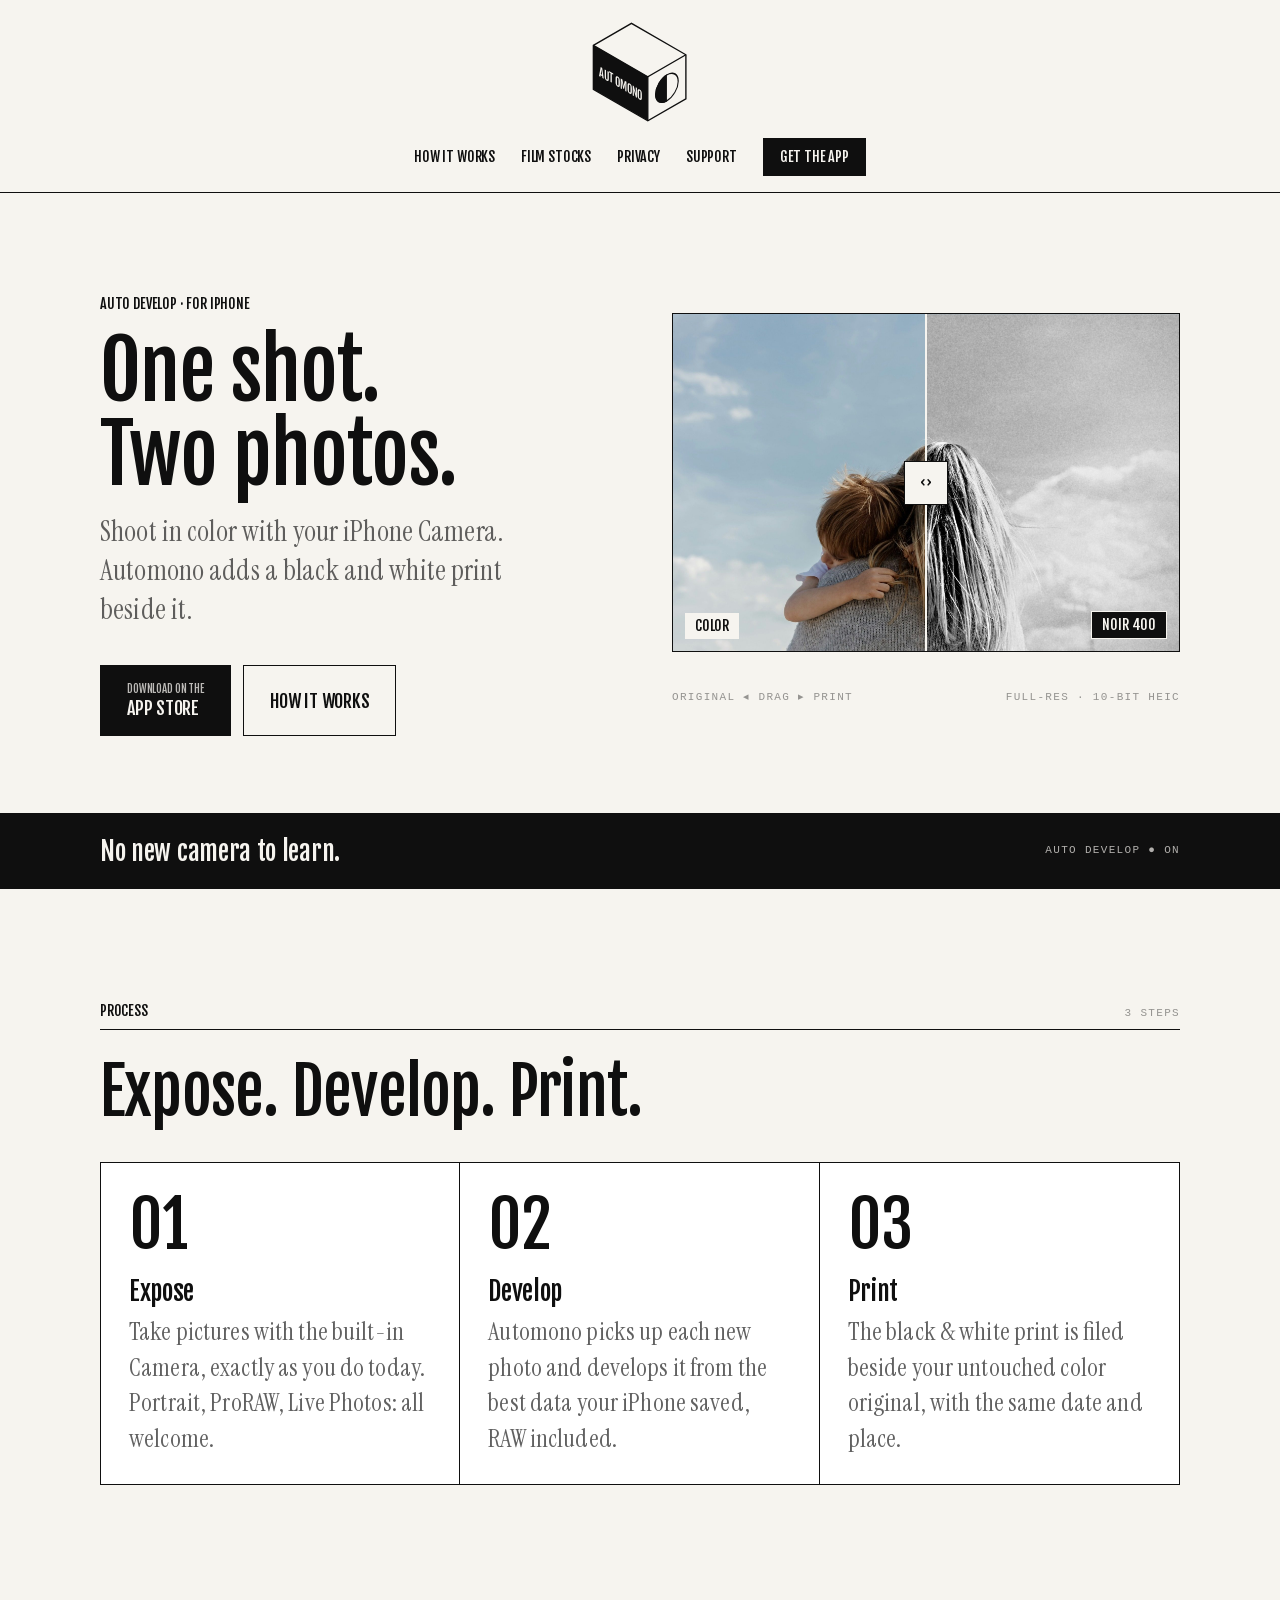
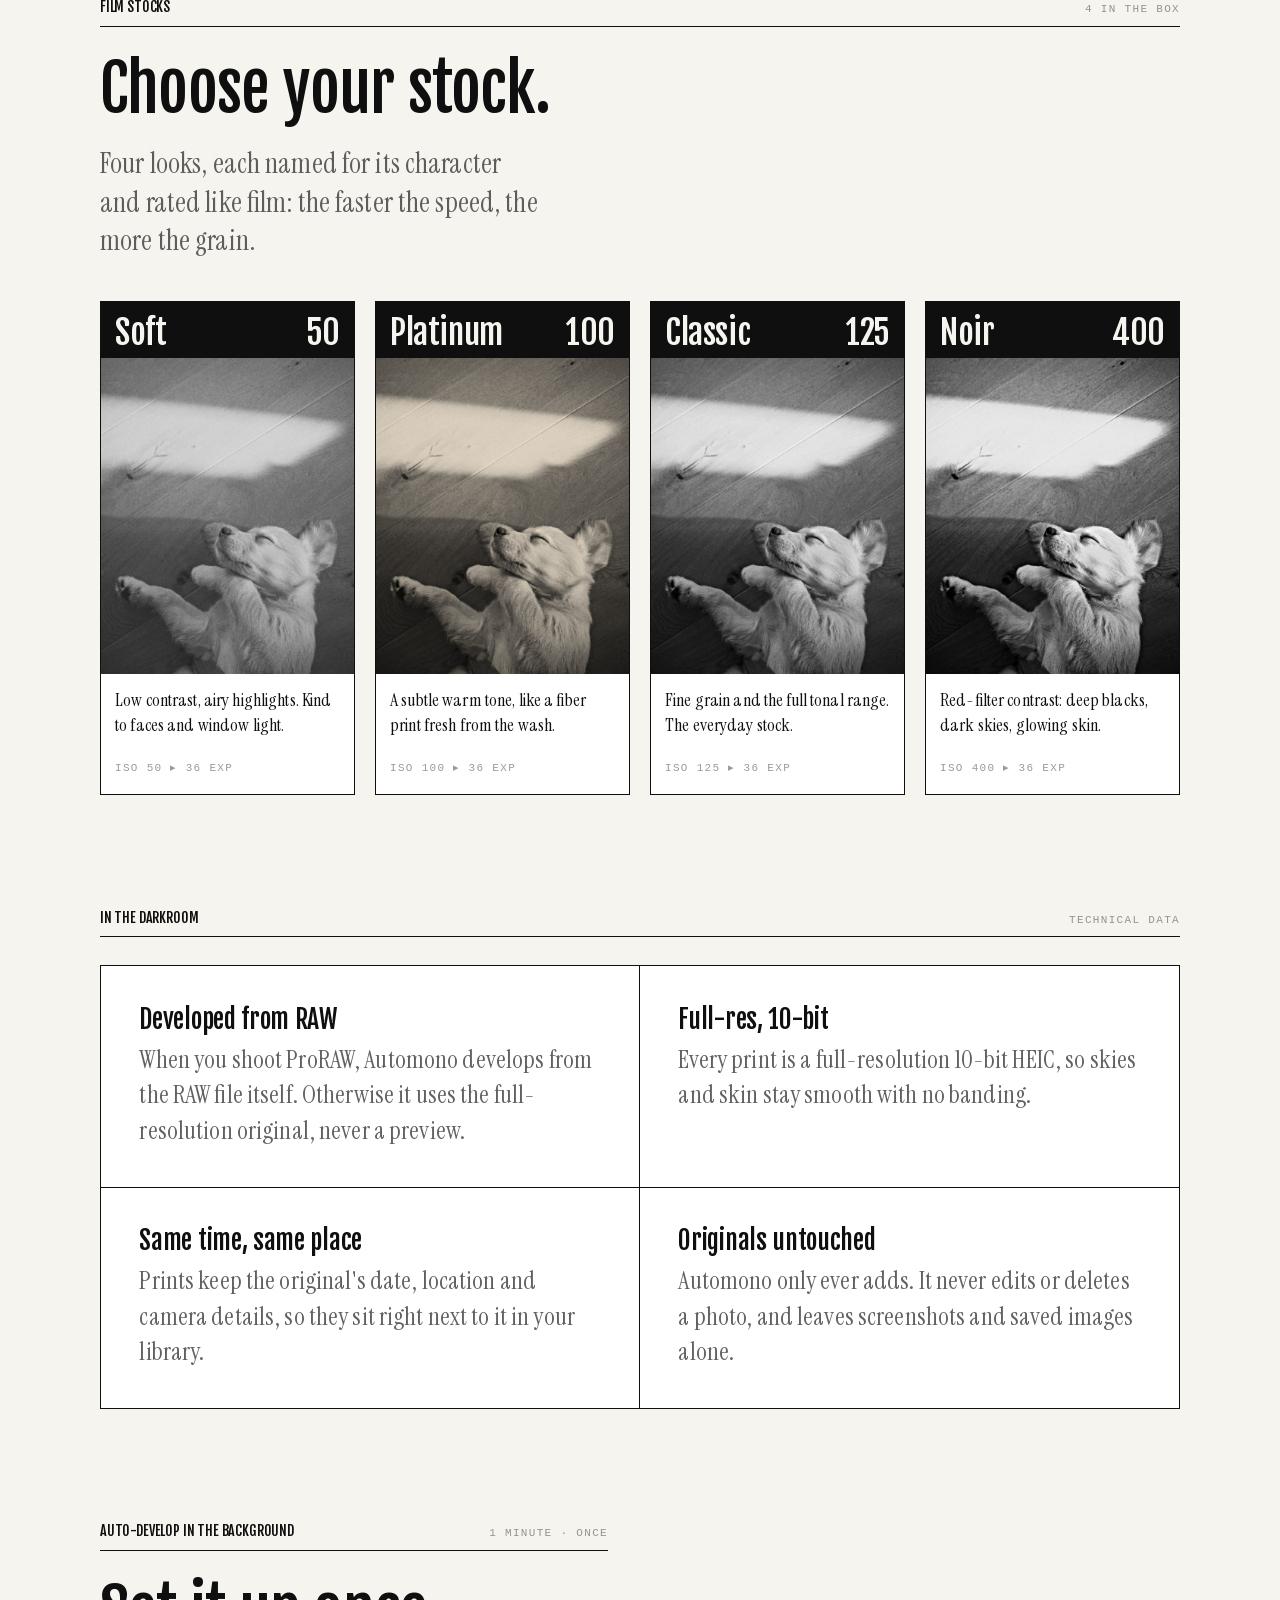
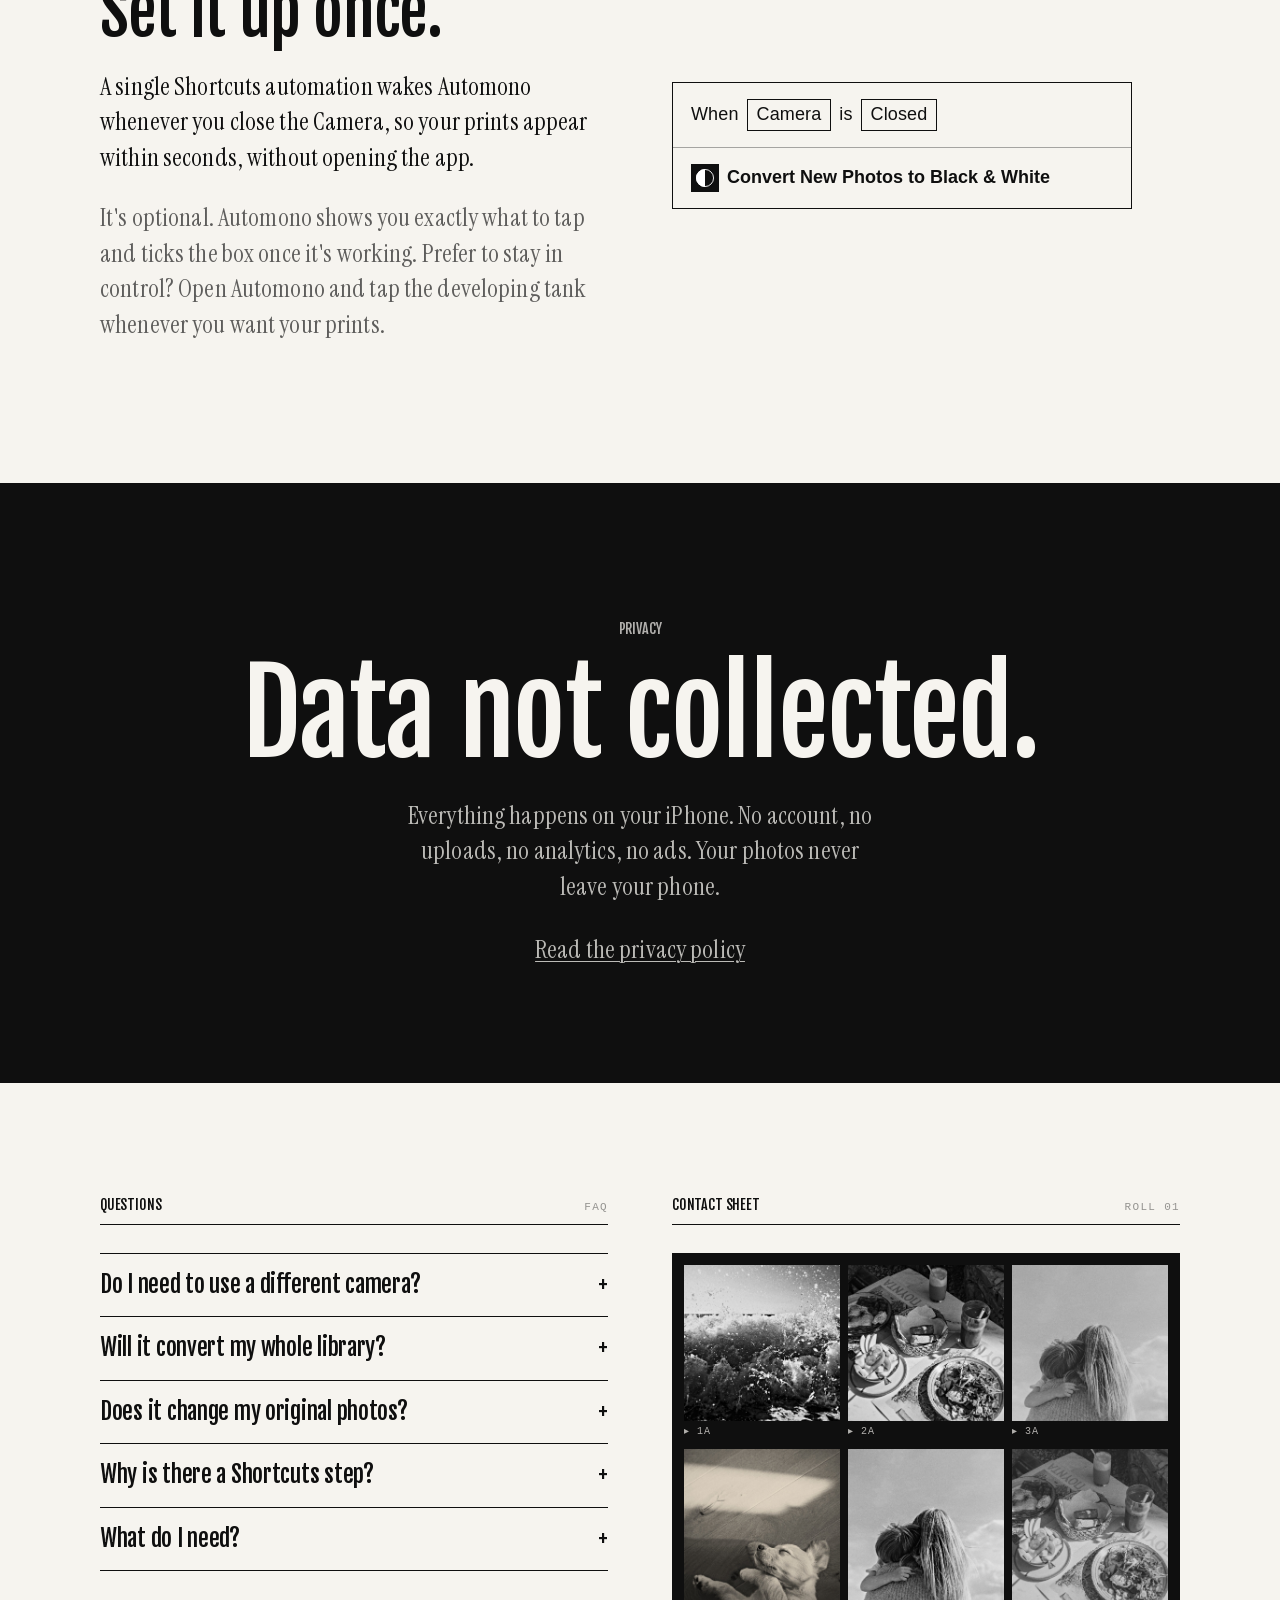
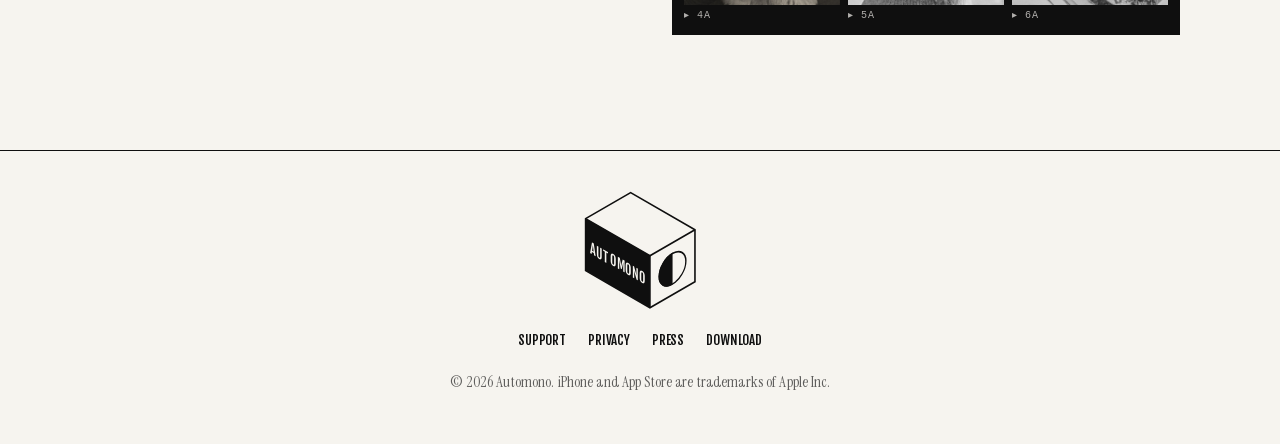
<file: index.html>
<!doctype html>
<html lang="en">
<head>
  <meta charset="utf-8">
  <meta name="viewport" content="width=device-width, initial-scale=1">
  <title>Automono — One shot. Two photos. Color and black &amp; white.</title>
  <meta name="description" content="Shoot in color with the iPhone Camera. Automono develops a black & white print of every photo, automatically, from the best data your iPhone saved.">
  <meta property="og:title" content="Automono — One shot. Two photos.">
  <meta property="og:description" content="Shoot in color. Automono adds a black & white print of every photo, automatically.">
  <meta property="og:image" content="images/family-noir.jpg">
  <meta name="theme-color" content="#f6f4ef">
  <link rel="icon" href="images/icon.png">
  <link rel="apple-touch-icon" href="images/icon.png">
  <link rel="preload" href="fonts/FjallaOne-Regular.woff2" as="font" type="font/woff2" crossorigin>
  <link rel="preload" href="fonts/InstrumentSerif-Regular.woff2" as="font" type="font/woff2" crossorigin>
  <link rel="stylesheet" href="styles.css">
</head>
<body>

<header class="site-header">
  <div class="wrap">
    <a class="wordmark" href="./" aria-label="Automono home"><svg class="wordmark" viewBox="-1.36 -1.36 95.27 100.16" width="95.27" height="100.16" role="img" aria-label="Automono"><polygon points="0,22 38.11,0 92.54,31.43 54.44,53.43" fill="#f6f4ef"/><g transform="matrix(0.87,0.5,0,1,0,22)"><rect width="62.86" height="44" fill="#0f0f0f"/><text x="31.43" y="27.02" font-family="Fjalla One" font-size="11.94" letter-spacing="-0.14" fill="#f6f4ef" text-anchor="middle">AUTOMONO</text></g><g transform="matrix(0.87,-0.5,0,1,54.44,53.43)"><rect width="44" height="44" fill="#f6f4ef"/><circle cx="22" cy="22" r="12.96" fill="none" stroke="#0f0f0f" stroke-width="1.36"/><path d="M22 8.36a13.64 13.64 0 0 0 0 27.28z" fill="#0f0f0f"/></g><g fill="none" stroke="#0f0f0f" stroke-width="1.36" stroke-linejoin="miter" stroke-linecap="butt"><polygon points="0,22 38.11,0 92.54,31.43 92.54,75.43 54.44,97.43 0,66"/><polyline points="0,22 54.44,53.43 92.54,31.43"/><polyline points="54.44,53.43 54.44,97.43"/></g></svg></a>
    <nav class="nav" aria-label="Main">
      <a href="#how">How it works</a>
      <a href="#stocks">Film stocks</a>
      <a href="#privacy">Privacy</a>
      <a href="support.html">Support</a>
      <!-- Replace # with your App Store link once the app is live. -->
      <a class="btn" href="#download">Get the app</a>
    </nav>
  </div>
</header>

<main>

  <section class="hero">
    <div class="wrap hero-grid">
      <div>
        <p class="label">Auto develop · for iPhone</p>
        <h1 class="h-display" style="margin-top:18px">One shot.<br>Two photos.</h1>
        <p class="lede">Shoot in color with your iPhone Camera. Automono adds a black and white print beside&nbsp;it.</p>
        <div class="cta" id="download">
          <a class="btn" href="https://apps.apple.com/app/apple-store/id6830547524?ct=website&amp;mt=8"><span><small>Download on the</small>App Store</span></a>
          <a class="btn btn--ghost" href="#how">How it works</a>
        </div>
      </div>

      <figure style="margin:0">
        <div class="compare" style="--pos:50%">
          <img src="images/family-color.jpg" alt="A color photo of a mother carrying her child under a blue, cloudy sky" width="2000" height="1333">
          <img class="after" src="images/family-noir.jpg" alt="The same photo developed by Automono in black and white, with a darkened sky" width="2000" height="1333">
          <div class="divider"></div>
          <div class="handle" aria-hidden="true">‹›</div>
          <span class="tag tag--left label">Color</span>
          <span class="tag tag--right label">Noir 400</span>
          <input type="range" min="0" max="100" value="50" aria-label="Drag to compare the color original and the black and white print">
        </div>
        <figcaption class="caption"><span class="edge">ORIGINAL ◂ DRAG ▸ PRINT</span><span class="edge">FULL-RES · 10-BIT HEIC</span></figcaption>
      </figure>
    </div>
  </section>

  <div class="strip">
    <div class="wrap">
      <p class="h3">No new camera to learn.</p>
      <p class="edge">AUTO DEVELOP ● ON</p>
    </div>
  </div>

  <section class="section" id="how">
    <div class="wrap">
      <div class="section-label"><span class="label">Process</span><span class="edge">3 STEPS</span></div>
      <h2 class="h2">Expose. Develop. Print.</h2>
      <div class="box steps" style="margin-top:36px">
        <div>
          <span class="num">01</span>
          <h3 class="h3">Expose</h3>
          <p>Take pictures with the built-in Camera, exactly as you do today. Portrait, ProRAW, Live Photos: all welcome.</p>
        </div>
        <div>
          <span class="num">02</span>
          <h3 class="h3">Develop</h3>
          <p>Automono picks up each new photo and develops it from the best data your iPhone saved, RAW included.</p>
        </div>
        <div>
          <span class="num">03</span>
          <h3 class="h3">Print</h3>
          <p>The black &amp; white print is filed beside your untouched color original, with the same date and place.</p>
        </div>
      </div>
    </div>
  </section>

  <section class="section" id="stocks">
    <div class="wrap">
      <div class="section-label"><span class="label">Film stocks</span><span class="edge">4 IN THE BOX</span></div>
      <h2 class="h2">Choose your stock.</h2>
      <p class="lede" style="margin-bottom:40px">Four looks, each named for its character and rated like film: the faster the speed, the more the grain.</p>
      <div class="stocks">
        <article class="stock">
          <header><span class="stock-name">Soft</span><span class="stock-speed">50</span></header>
          <img src="images/dog-soft.jpg" alt="A puppy asleep in a patch of sunlight, in the Soft look" loading="lazy" width="1333" height="2000" style="object-position:50% 78%">
          <div class="body"><p>Low contrast, airy highlights. Kind to faces and window light.</p><span class="edge">ISO 50 ▸ 36 EXP</span></div>
        </article>
        <article class="stock">
          <header><span class="stock-name">Platinum</span><span class="stock-speed">100</span></header>
          <img src="images/dog-platinum.jpg" alt="The sleeping puppy in the warm-toned Platinum look" loading="lazy" width="1333" height="2000" style="object-position:50% 78%">
          <div class="body"><p>A subtle warm tone, like a fiber print fresh from the wash.</p><span class="edge">ISO 100 ▸ 36 EXP</span></div>
        </article>
        <article class="stock">
          <header><span class="stock-name">Classic</span><span class="stock-speed">125</span></header>
          <img src="images/dog-classic.jpg" alt="The sleeping puppy in the Classic look" loading="lazy" width="1333" height="2000" style="object-position:50% 78%">
          <div class="body"><p>Fine grain and the full tonal range. The everyday stock.</p><span class="edge">ISO 125 ▸ 36 EXP</span></div>
        </article>
        <article class="stock">
          <header><span class="stock-name">Noir</span><span class="stock-speed">400</span></header>
          <img src="images/dog-noir.jpg" alt="The sleeping puppy in the high-contrast Noir look" loading="lazy" width="1333" height="2000" style="object-position:50% 78%">
          <div class="body"><p>Red-filter contrast: deep blacks, dark skies, glowing skin.</p><span class="edge">ISO 400 ▸ 36 EXP</span></div>
        </article>
      </div>
    </div>
  </section>

  <section class="section">
    <div class="wrap">
      <div class="section-label"><span class="label">In the darkroom</span><span class="edge">TECHNICAL DATA</span></div>
      <div class="features">
        <div>
          <h3 class="h3">Developed from RAW</h3>
          <p>When you shoot ProRAW, Automono develops from the RAW file itself. Otherwise it uses the full-resolution original, never a preview.</p>
        </div>
        <div>
          <h3 class="h3">Full-res, 10-bit</h3>
          <p>Every print is a full-resolution 10-bit HEIC, so skies and skin stay smooth with no banding.</p>
        </div>
        <div>
          <h3 class="h3">Same time, same place</h3>
          <p>Prints keep the original's date, location and camera details, so they sit right next to it in your library.</p>
        </div>
        <div>
          <h3 class="h3">Originals untouched</h3>
          <p>Automono only ever adds. It never edits or deletes a photo, and leaves screenshots and saved images alone.</p>
        </div>
      </div>
    </div>
  </section>

  <section class="section">
    <div class="wrap split">
      <div>
        <div class="section-label"><span class="label">Auto-develop in the background</span><span class="edge">1 MINUTE · ONCE</span></div>
        <h2 class="h2">Set it up once.</h2>
        <div class="prose">
          <p>A single Shortcuts automation wakes Automono whenever you close the Camera, so your prints appear within seconds, without opening the app.</p>
          <p class="muted">It's optional. Automono shows you exactly what to tap and ticks the box once it's working. Prefer to stay in control? Open Automono and tap the developing tank whenever you want your prints.</p>
        </div>
      </div>
      <div class="automation" role="img" aria-label="Shortcuts automation: When Camera is Closed, Convert New Photos to Black and White">
        <div class="row">When <span class="token">Camera</span> is <span class="token">Closed</span></div>
        <div class="row">
          <span class="icon"><svg viewBox="0 0 32 32" aria-hidden="true"><circle cx="16" cy="16" r="15.2" fill="none" stroke="#fff" stroke-width="1.6"/><path d="M16 0a16 16 0 0 0 0 32z" fill="#fff"/></svg></span>
          <strong>Convert New Photos to Black &amp; White</strong>
        </div>
      </div>
    </div>
  </section>

  <section class="privacy-band" id="privacy">
    <div class="wrap">
      <p class="label" style="color:rgba(246,244,239,.7)">Privacy</p>
      <p class="h-display" style="margin-top:18px">Data not collected.</p>
      <p>Everything happens on your iPhone. No account, no uploads, no analytics, no ads. Your photos never leave your phone.</p>
      <p style="margin-top:28px"><a href="privacy.html">Read the privacy policy</a></p>
    </div>
  </section>

  <section class="section" style="padding-top:clamp(64px,9vw,120px)">
    <div class="wrap split" style="align-items:start">
      <div>
        <div class="section-label"><span class="label">Questions</span><span class="edge">FAQ</span></div>
        <div class="faq">
          <details>
            <summary>Do I need to use a different camera?</summary>
            <p>No. Keep using the iPhone's built-in Camera app. Automono works in the background and adds the black &amp; white prints for you.</p>
          </details>
          <details>
            <summary>Will it convert my whole library?</summary>
            <p>No. Automono only develops photos taken after you install it, and skips screenshots and images saved from other apps.</p>
          </details>
          <details>
            <summary>Does it change my original photos?</summary>
            <p>Never. Your color originals stay exactly as they are; Automono only adds new black &amp; white copies.</p>
          </details>
          <details>
            <summary>Why is there a Shortcuts step?</summary>
            <p>iPhone doesn't let apps run in the background all the time, and only you can create automations. The one-time automation lets iOS wake Automono whenever you close the Camera.</p>
          </details>
          <details>
            <summary>What do I need?</summary>
            <p>An iPhone running iOS 17 or later. ProRAW is used automatically on iPhones that support it, when you shoot in ProRAW.</p>
          </details>
        </div>
      </div>
      <div>
        <div class="section-label"><span class="label">Contact sheet</span><span class="edge">ROLL 01</span></div>
        <div class="contact">
          <figure><img src="images/beach-noir.jpg" alt=""><figcaption>▸ 1A</figcaption></figure>
          <figure><img src="images/food-classic.jpg" alt=""><figcaption>▸ 2A</figcaption></figure>
          <figure><img src="images/family-soft.jpg" alt=""><figcaption>▸ 3A</figcaption></figure>
          <figure><img src="images/dog-platinum.jpg" alt=""><figcaption>▸ 4A</figcaption></figure>
          <figure><img src="images/family-classic.jpg" alt=""><figcaption>▸ 5A</figcaption></figure>
          <figure><img src="images/food-soft.jpg" alt=""><figcaption>▸ 6A</figcaption></figure>
        </div>
      </div>
    </div>
  </section>

</main>

<footer class="site-footer">
  <div class="wrap" style="text-align:center">
    <div class="row">
      <a class="wordmark" href="./" aria-label="Automono home"><svg class="wordmark" viewBox="-1.61 -1.61 112.59 118.37" width="112.59" height="118.37" role="img" aria-label="Automono"><polygon points="0,26 45.03,0 109.37,37.14 64.33,63.14" fill="#f6f4ef"/><g transform="matrix(0.87,0.5,0,1,0,26)"><rect width="74.29" height="52" fill="#0f0f0f"/><text x="37.14" y="31.93" font-family="Fjalla One" font-size="14.11" letter-spacing="-0.17" fill="#f6f4ef" text-anchor="middle">AUTOMONO</text></g><g transform="matrix(0.87,-0.5,0,1,64.33,63.14)"><rect width="52" height="52" fill="#f6f4ef"/><circle cx="26" cy="26" r="15.31" fill="none" stroke="#0f0f0f" stroke-width="1.61"/><path d="M26 9.88a16.12 16.12 0 0 0 0 32.24z" fill="#0f0f0f"/></g><g fill="none" stroke="#0f0f0f" stroke-width="1.61" stroke-linejoin="miter" stroke-linecap="butt"><polygon points="0,26 45.03,0 109.37,37.14 109.37,89.14 64.33,115.14 0,78"/><polyline points="0,26 64.33,63.14 109.37,37.14"/><polyline points="64.33,63.14 64.33,115.14"/></g></svg></a>
      <nav aria-label="Footer">
        <a href="support.html">Support</a>
        <a href="privacy.html">Privacy</a>
        <a href="press.html">Press</a>
        <a href="#download">Download</a>
      </nav>
    </div>
    <small>© 2026 Automono. iPhone and App Store are trademarks of Apple Inc.</small>
  </div>
</footer>

<script>
  // Before/after slider: keep the CSS variable in step with the range input.
  document.querySelectorAll('.compare').forEach(function (el) {
    var input = el.querySelector('input');
    var update = function () { el.style.setProperty('--pos', input.value + '%'); };
    input.addEventListener('input', update);
    update();
  });
</script>
</body>
</html>
</file>
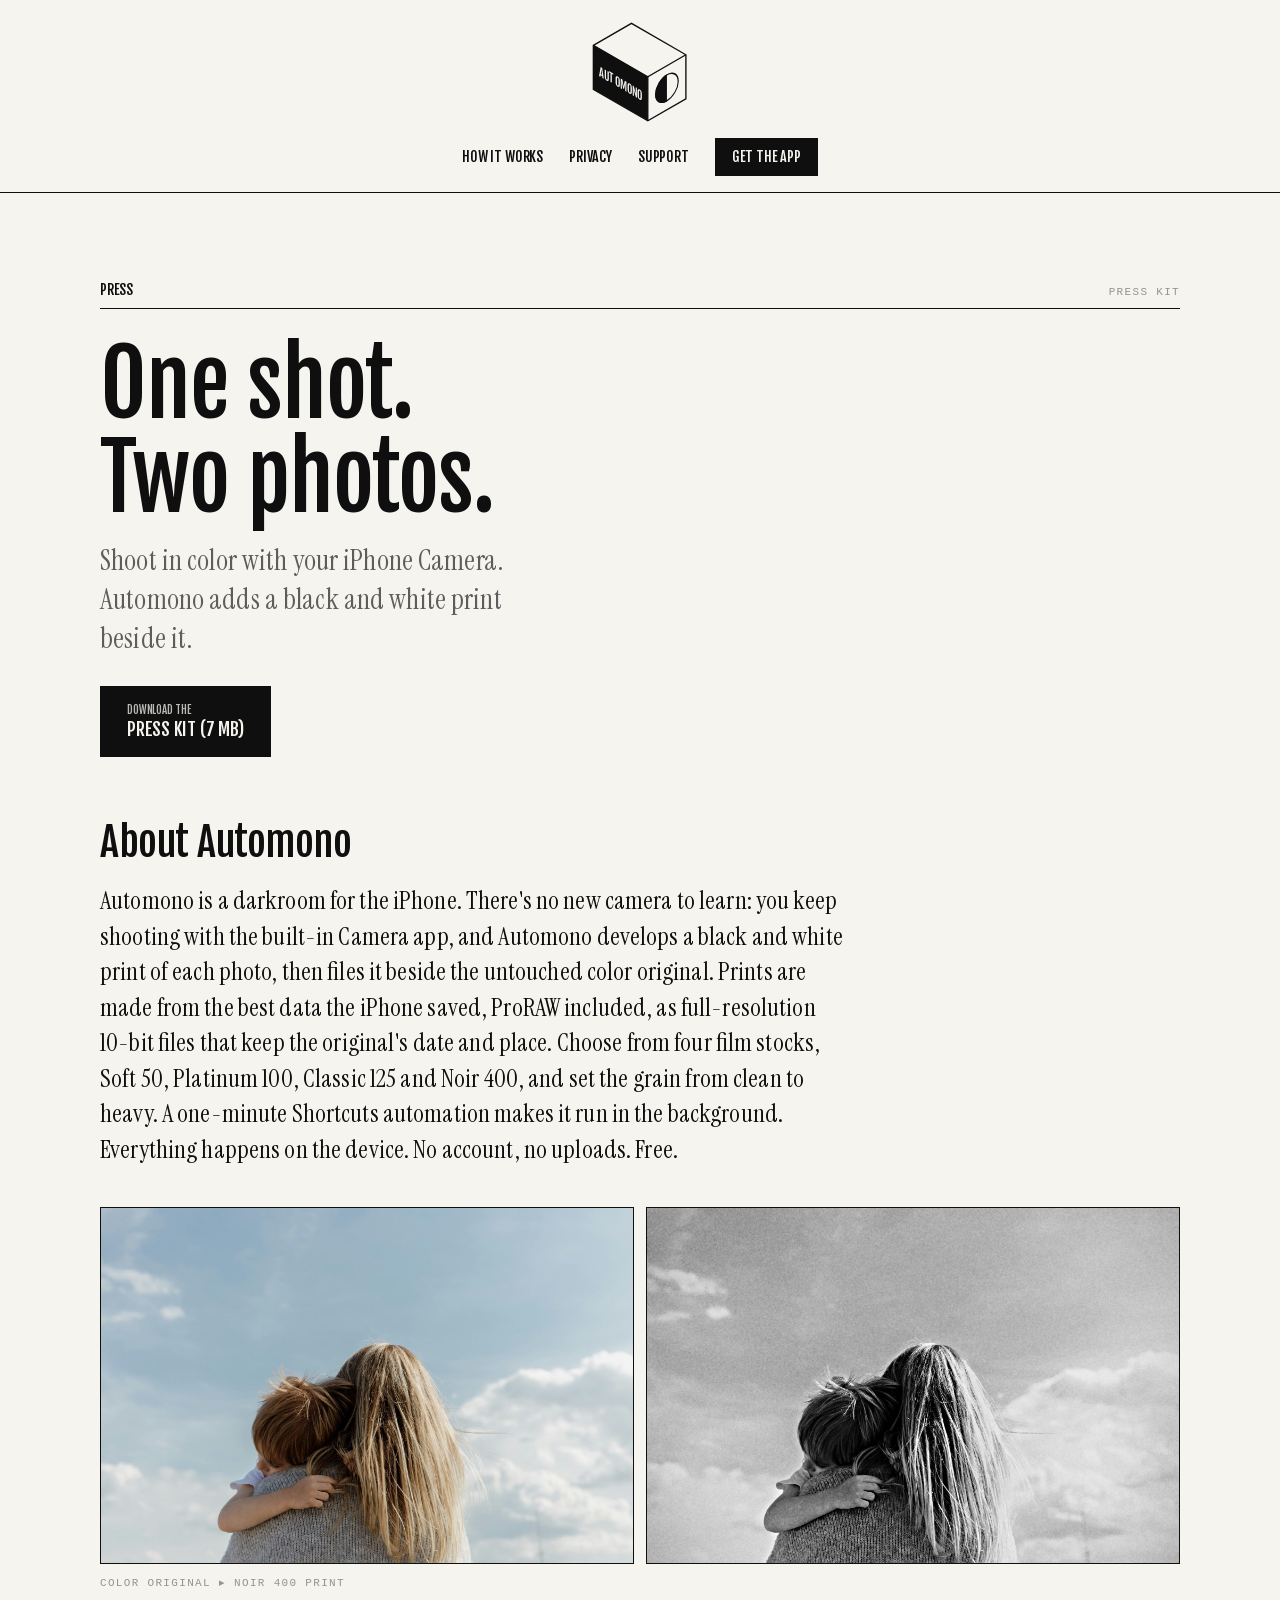
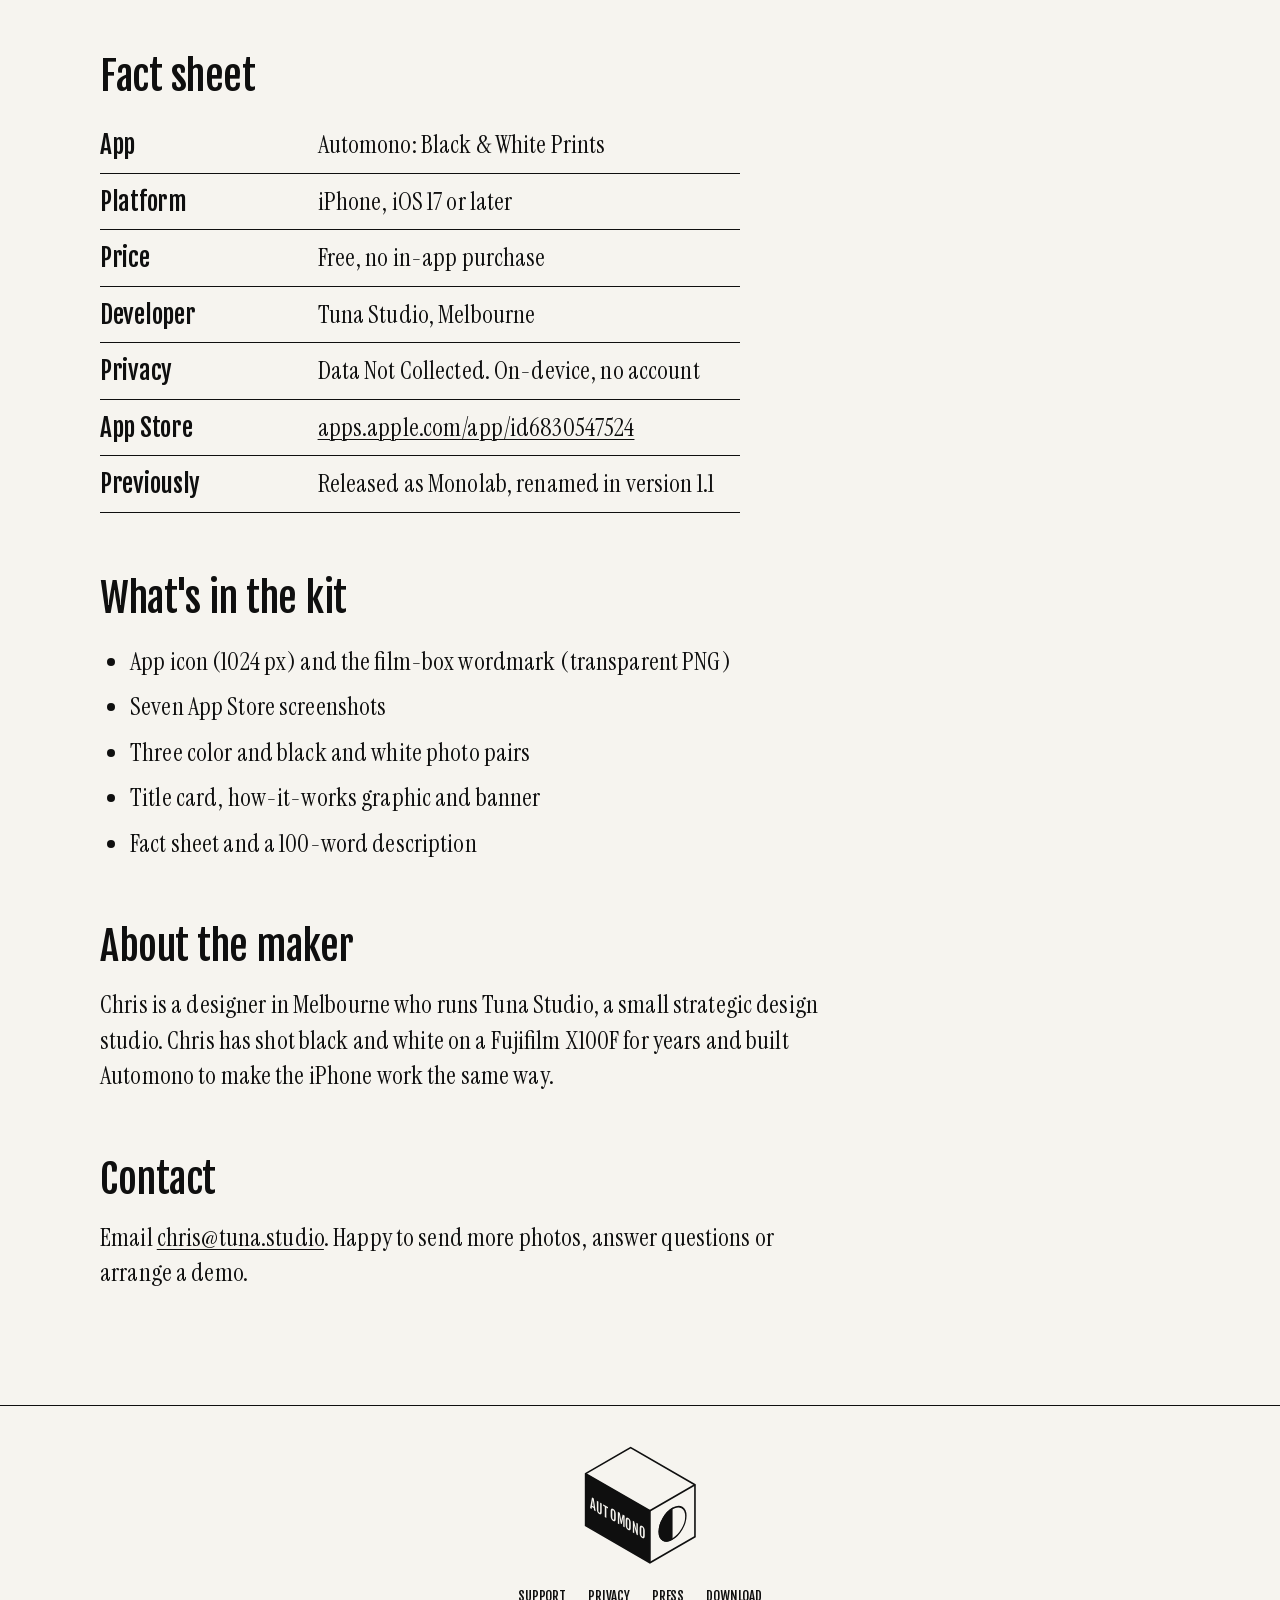
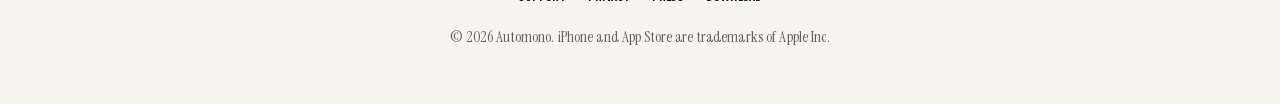
<file: press.html>
<!doctype html>
<html lang="en">
<head>
  <meta charset="utf-8">
  <meta name="viewport" content="width=device-width, initial-scale=1">
  <title>Press — Automono</title>
  <meta name="description" content="Press kit for Automono: screenshots, icon, photo pairs, fact sheet and contact.">
  <meta name="theme-color" content="#f6f4ef">
  <link rel="icon" href="images/icon.png">
  <link rel="apple-touch-icon" href="images/icon.png">
  <link rel="stylesheet" href="styles.css">
</head>
<body>

<header class="site-header">
  <div class="wrap">
    <a class="wordmark" href="./" aria-label="Automono home"><svg class="wordmark" viewBox="-1.36 -1.36 95.27 100.16" width="95.27" height="100.16" role="img" aria-label="Automono"><polygon points="0,22 38.11,0 92.54,31.43 54.44,53.43" fill="#f6f4ef"/><g transform="matrix(0.87,0.5,0,1,0,22)"><rect width="62.86" height="44" fill="#0f0f0f"/><text x="31.43" y="27.02" font-family="Fjalla One" font-size="11.94" letter-spacing="-0.14" fill="#f6f4ef" text-anchor="middle">AUTOMONO</text></g><g transform="matrix(0.87,-0.5,0,1,54.44,53.43)"><rect width="44" height="44" fill="#f6f4ef"/><circle cx="22" cy="22" r="12.96" fill="none" stroke="#0f0f0f" stroke-width="1.36"/><path d="M22 8.36a13.64 13.64 0 0 0 0 27.28z" fill="#0f0f0f"/></g><g fill="none" stroke="#0f0f0f" stroke-width="1.36" stroke-linejoin="miter" stroke-linecap="butt"><polygon points="0,22 38.11,0 92.54,31.43 92.54,75.43 54.44,97.43 0,66"/><polyline points="0,22 54.44,53.43 92.54,31.43"/><polyline points="54.44,53.43 54.44,97.43"/></g></svg></a>
    <nav class="nav" aria-label="Main">
      <a href="./#how">How it works</a>
      <a href="privacy.html">Privacy</a>
      <a href="support.html">Support</a>
      <a class="btn" href="./#download">Get the app</a>
    </nav>
  </div>
</header>

<main class="page">
  <div class="wrap">
    <div class="section-label"><span class="label">Press</span><span class="edge">PRESS KIT</span></div>
    <h1 class="h1">One shot.<br>Two photos.</h1>
    <p class="lede">Shoot in color with your iPhone Camera. Automono adds a black and white print beside&nbsp;it.</p>
    <p style="margin-top:28px"><a class="btn" href="press/automono-press-kit.zip" download><span><small>Download the</small>Press kit (7 MB)</span></a></p>

    <div class="prose">
      <h2>About Automono</h2>
      <p>Automono is a darkroom for the iPhone. There's no new camera to learn: you keep shooting with the built-in Camera app, and Automono develops a black and white print of each photo, then files it beside the untouched color original. Prints are made from the best data the iPhone saved, ProRAW included, as full-resolution 10-bit files that keep the original's date and place. Choose from four film stocks, Soft 50, Platinum 100, Classic 125 and Noir 400, and set the grain from clean to heavy. A one-minute Shortcuts automation makes it run in the background. Everything happens on the device. No account, no uploads. Free.</p>
    </div>

    <figure class="press-pair">
      <img src="images/family-color.jpg" alt="A color photo of a mother carrying her child under a blue, cloudy sky" loading="lazy" width="2000" height="1333">
      <img src="images/family-noir.jpg" alt="The same photo developed by Automono in the Noir 400 film stock" loading="lazy" width="2000" height="1333">
      <figcaption class="edge">COLOR ORIGINAL ▸ NOIR 400 PRINT</figcaption>
    </figure>

    <div class="prose">
      <h2>Fact sheet</h2>
      <table class="facts">
        <tr><th>App</th><td>Automono: Black &amp; White Prints</td></tr>
        <tr><th>Platform</th><td>iPhone, iOS 17 or later</td></tr>
        <tr><th>Price</th><td>Free, no in-app purchase</td></tr>
        <tr><th>Developer</th><td>Tuna Studio, Melbourne</td></tr>
        <tr><th>Privacy</th><td>Data Not Collected. On-device, no account</td></tr>
        <tr><th>App Store</th><td><a href="https://apps.apple.com/app/apple-store/id6830547524?ct=press&amp;mt=8">apps.apple.com/app/id6830547524</a></td></tr>
        <tr><th>Previously</th><td>Released as Monolab, renamed in version 1.1</td></tr>
      </table>
    </div>

    <div class="prose">
      <h2>What's in the kit</h2>
      <ul>
        <li>App icon (1024 px) and the film-box wordmark (transparent PNG)</li>
        <li>Seven App Store screenshots</li>
        <li>Three color and black and white photo pairs</li>
        <li>Title card, how-it-works graphic and banner</li>
        <li>Fact sheet and a 100-word description</li>
      </ul>
    </div>

    <div class="prose">
      <h2>About the maker</h2>
      <p>Chris is a designer in Melbourne who runs Tuna Studio, a small strategic design studio. Chris has shot black and white on a Fujifilm X100F for years and built Automono to make the iPhone work the same way.</p>
    </div>

    <div class="prose">
      <h2>Contact</h2>
      <p>Email <a href="mailto:chris@tuna.studio?subject=Automono%20press">chris@tuna.studio</a>. Happy to send more photos, answer questions or arrange a demo.</p>
    </div>
  </div>
</main>

<footer class="site-footer">
  <div class="wrap" style="text-align:center">
    <div class="row">
      <a class="wordmark" href="./" aria-label="Automono home"><svg class="wordmark" viewBox="-1.61 -1.61 112.59 118.37" width="112.59" height="118.37" role="img" aria-label="Automono"><polygon points="0,26 45.03,0 109.37,37.14 64.33,63.14" fill="#f6f4ef"/><g transform="matrix(0.87,0.5,0,1,0,26)"><rect width="74.29" height="52" fill="#0f0f0f"/><text x="37.14" y="31.93" font-family="Fjalla One" font-size="14.11" letter-spacing="-0.17" fill="#f6f4ef" text-anchor="middle">AUTOMONO</text></g><g transform="matrix(0.87,-0.5,0,1,64.33,63.14)"><rect width="52" height="52" fill="#f6f4ef"/><circle cx="26" cy="26" r="15.31" fill="none" stroke="#0f0f0f" stroke-width="1.61"/><path d="M26 9.88a16.12 16.12 0 0 0 0 32.24z" fill="#0f0f0f"/></g><g fill="none" stroke="#0f0f0f" stroke-width="1.61" stroke-linejoin="miter" stroke-linecap="butt"><polygon points="0,26 45.03,0 109.37,37.14 109.37,89.14 64.33,115.14 0,78"/><polyline points="0,26 64.33,63.14 109.37,37.14"/><polyline points="64.33,63.14 64.33,115.14"/></g></svg></a>
      <nav aria-label="Footer">
        <a href="support.html">Support</a>
        <a href="privacy.html">Privacy</a>
        <a href="press.html">Press</a>
        <a href="./#download">Download</a>
      </nav>
    </div>
    <small>© 2026 Automono. iPhone and App Store are trademarks of Apple Inc.</small>
  </div>
</footer>
</body>
</html>
</file>
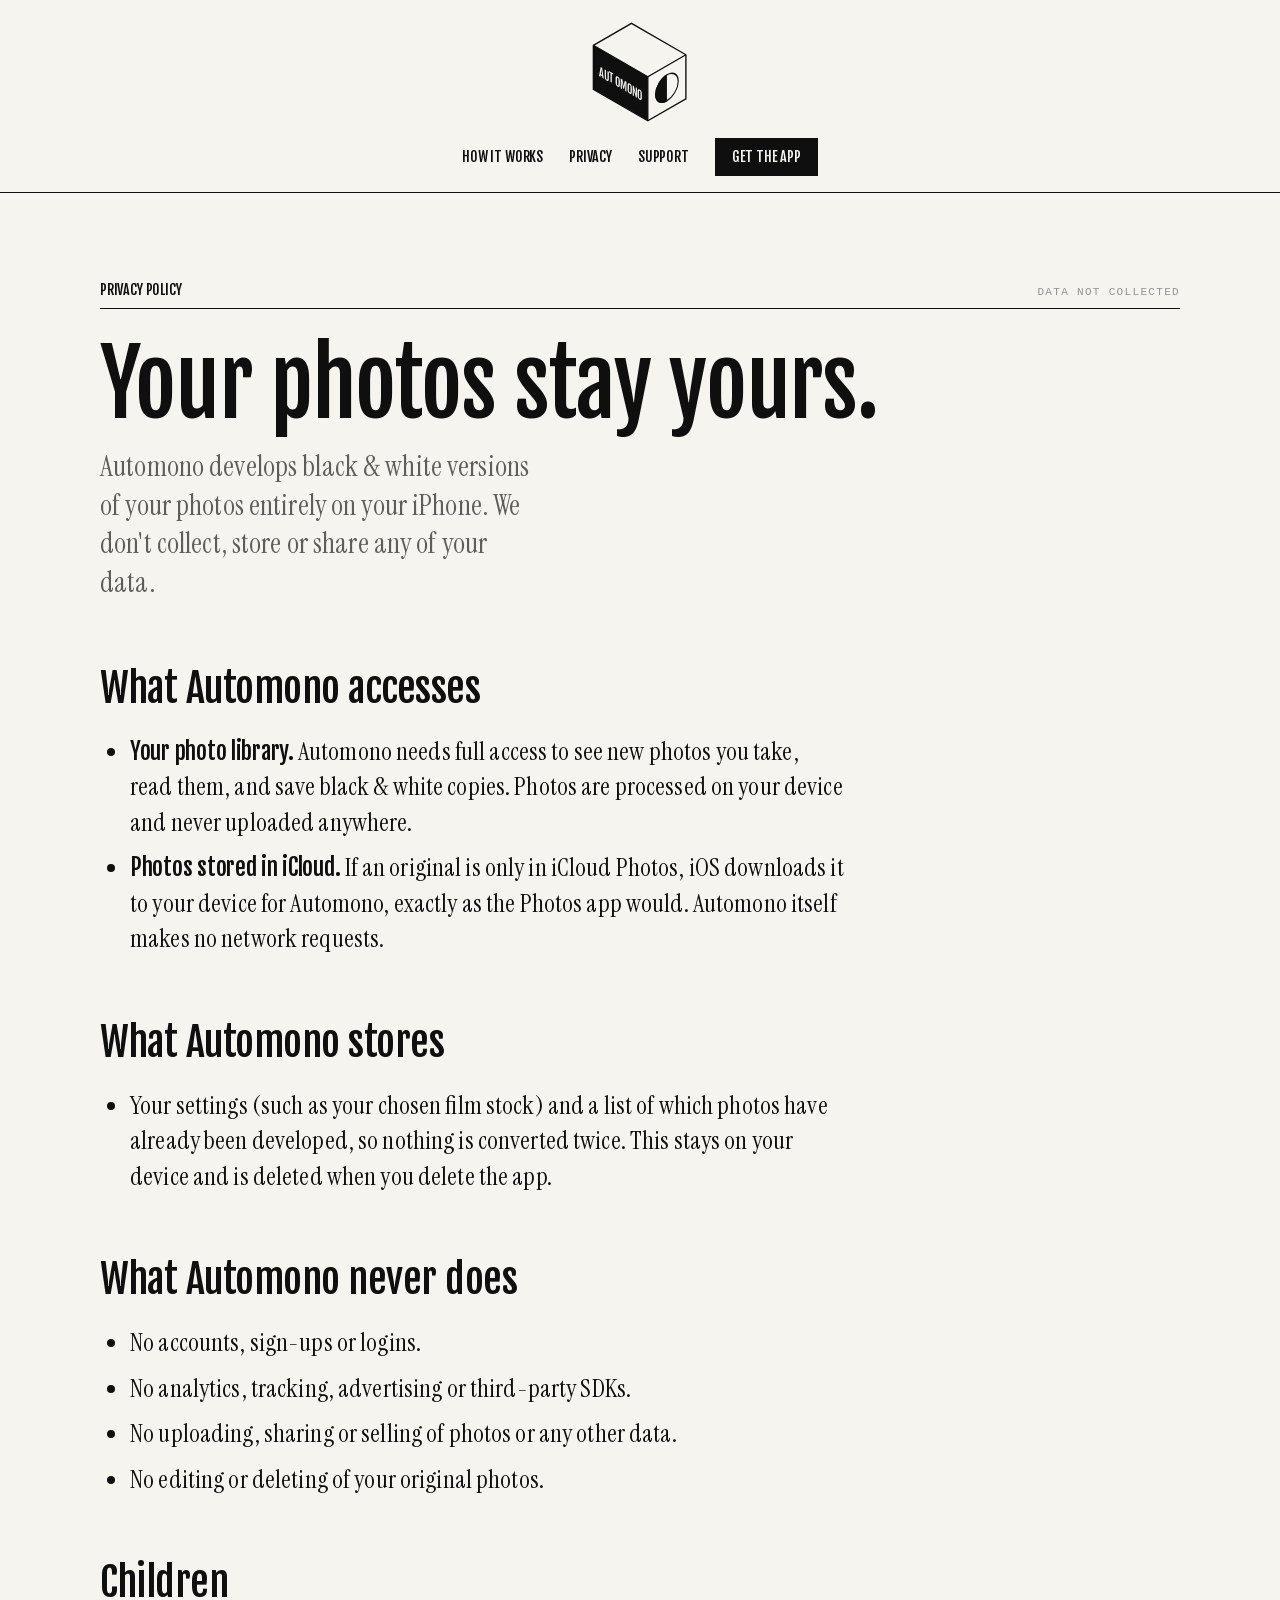
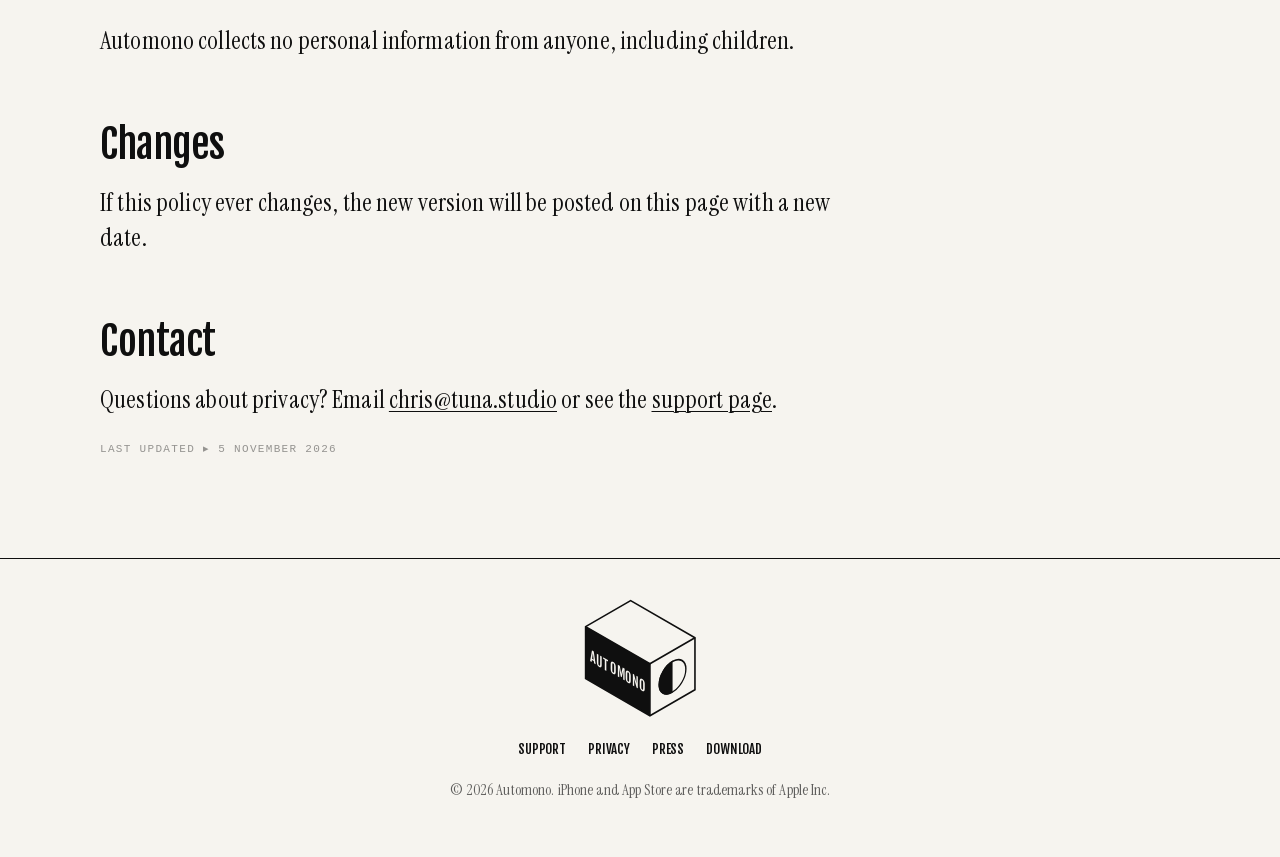
<file: privacy.html>
<!doctype html>
<html lang="en">
<head>
  <meta charset="utf-8">
  <meta name="viewport" content="width=device-width, initial-scale=1">
  <title>Privacy Policy — Automono</title>
  <meta name="description" content="Automono collects no data. All photo processing happens on your iPhone.">
  <meta name="theme-color" content="#f6f4ef">
  <link rel="icon" href="images/icon.png">
  <link rel="apple-touch-icon" href="images/icon.png">
  <link rel="stylesheet" href="styles.css">
</head>
<body>

<header class="site-header">
  <div class="wrap">
    <a class="wordmark" href="./" aria-label="Automono home"><svg class="wordmark" viewBox="-1.36 -1.36 95.27 100.16" width="95.27" height="100.16" role="img" aria-label="Automono"><polygon points="0,22 38.11,0 92.54,31.43 54.44,53.43" fill="#f6f4ef"/><g transform="matrix(0.87,0.5,0,1,0,22)"><rect width="62.86" height="44" fill="#0f0f0f"/><text x="31.43" y="27.02" font-family="Fjalla One" font-size="11.94" letter-spacing="-0.14" fill="#f6f4ef" text-anchor="middle">AUTOMONO</text></g><g transform="matrix(0.87,-0.5,0,1,54.44,53.43)"><rect width="44" height="44" fill="#f6f4ef"/><circle cx="22" cy="22" r="12.96" fill="none" stroke="#0f0f0f" stroke-width="1.36"/><path d="M22 8.36a13.64 13.64 0 0 0 0 27.28z" fill="#0f0f0f"/></g><g fill="none" stroke="#0f0f0f" stroke-width="1.36" stroke-linejoin="miter" stroke-linecap="butt"><polygon points="0,22 38.11,0 92.54,31.43 92.54,75.43 54.44,97.43 0,66"/><polyline points="0,22 54.44,53.43 92.54,31.43"/><polyline points="54.44,53.43 54.44,97.43"/></g></svg></a>
    <nav class="nav" aria-label="Main">
      <a href="./#how">How it works</a>
      <a href="privacy.html">Privacy</a>
      <a href="support.html">Support</a>
      <a class="btn" href="./#download">Get the app</a>
    </nav>
  </div>
</header>

<main class="page">
  <div class="wrap">
    <div class="section-label"><span class="label">Privacy policy</span><span class="edge">DATA NOT COLLECTED</span></div>
    <h1 class="h1">Your photos stay yours.</h1>
    <p class="lede">Automono develops black &amp; white versions of your photos entirely on your iPhone. We don't collect, store or share any of your data.</p>

    <div class="prose">
      <h2>What Automono accesses</h2>
      <ul>
        <li><strong>Your photo library.</strong> Automono needs full access to see new photos you take, read them, and save black &amp; white copies. Photos are processed on your device and never uploaded anywhere.</li>
        <li><strong>Photos stored in iCloud.</strong> If an original is only in iCloud Photos, iOS downloads it to your device for Automono, exactly as the Photos app would. Automono itself makes no network requests.</li>
      </ul>

      <h2>What Automono stores</h2>
      <ul>
        <li>Your settings (such as your chosen film stock) and a list of which photos have already been developed, so nothing is converted twice. This stays on your device and is deleted when you delete the app.</li>
      </ul>

      <h2>What Automono never does</h2>
      <ul>
        <li>No accounts, sign-ups or logins.</li>
        <li>No analytics, tracking, advertising or third-party SDKs.</li>
        <li>No uploading, sharing or selling of photos or any other data.</li>
        <li>No editing or deleting of your original photos.</li>
      </ul>

      <h2>Children</h2>
      <p>Automono collects no personal information from anyone, including children.</p>

      <h2>Changes</h2>
      <p>If this policy ever changes, the new version will be posted on this page with a new date.</p>

      <h2>Contact</h2>
      <p>Questions about privacy? Email <a href="mailto:chris@tuna.studio?subject=Automono%20privacy">chris@tuna.studio</a> or see the <a href="support.html">support page</a>.</p>

      <p class="edge updated">LAST UPDATED ▸ 5 NOVEMBER 2026</p>
    </div>
  </div>
</main>

<footer class="site-footer">
  <div class="wrap" style="text-align:center">
    <div class="row">
      <a class="wordmark" href="./" aria-label="Automono home"><svg class="wordmark" viewBox="-1.61 -1.61 112.59 118.37" width="112.59" height="118.37" role="img" aria-label="Automono"><polygon points="0,26 45.03,0 109.37,37.14 64.33,63.14" fill="#f6f4ef"/><g transform="matrix(0.87,0.5,0,1,0,26)"><rect width="74.29" height="52" fill="#0f0f0f"/><text x="37.14" y="31.93" font-family="Fjalla One" font-size="14.11" letter-spacing="-0.17" fill="#f6f4ef" text-anchor="middle">AUTOMONO</text></g><g transform="matrix(0.87,-0.5,0,1,64.33,63.14)"><rect width="52" height="52" fill="#f6f4ef"/><circle cx="26" cy="26" r="15.31" fill="none" stroke="#0f0f0f" stroke-width="1.61"/><path d="M26 9.88a16.12 16.12 0 0 0 0 32.24z" fill="#0f0f0f"/></g><g fill="none" stroke="#0f0f0f" stroke-width="1.61" stroke-linejoin="miter" stroke-linecap="butt"><polygon points="0,26 45.03,0 109.37,37.14 109.37,89.14 64.33,115.14 0,78"/><polyline points="0,26 64.33,63.14 109.37,37.14"/><polyline points="64.33,63.14 64.33,115.14"/></g></svg></a>
      <nav aria-label="Footer">
        <a href="support.html">Support</a>
        <a href="privacy.html">Privacy</a>
        <a href="press.html">Press</a>
        <a href="./#download">Download</a>
      </nav>
    </div>
    <small>© 2026 Automono. iPhone and App Store are trademarks of Apple Inc.</small>
  </div>
</footer>
</body>
</html>
</file>
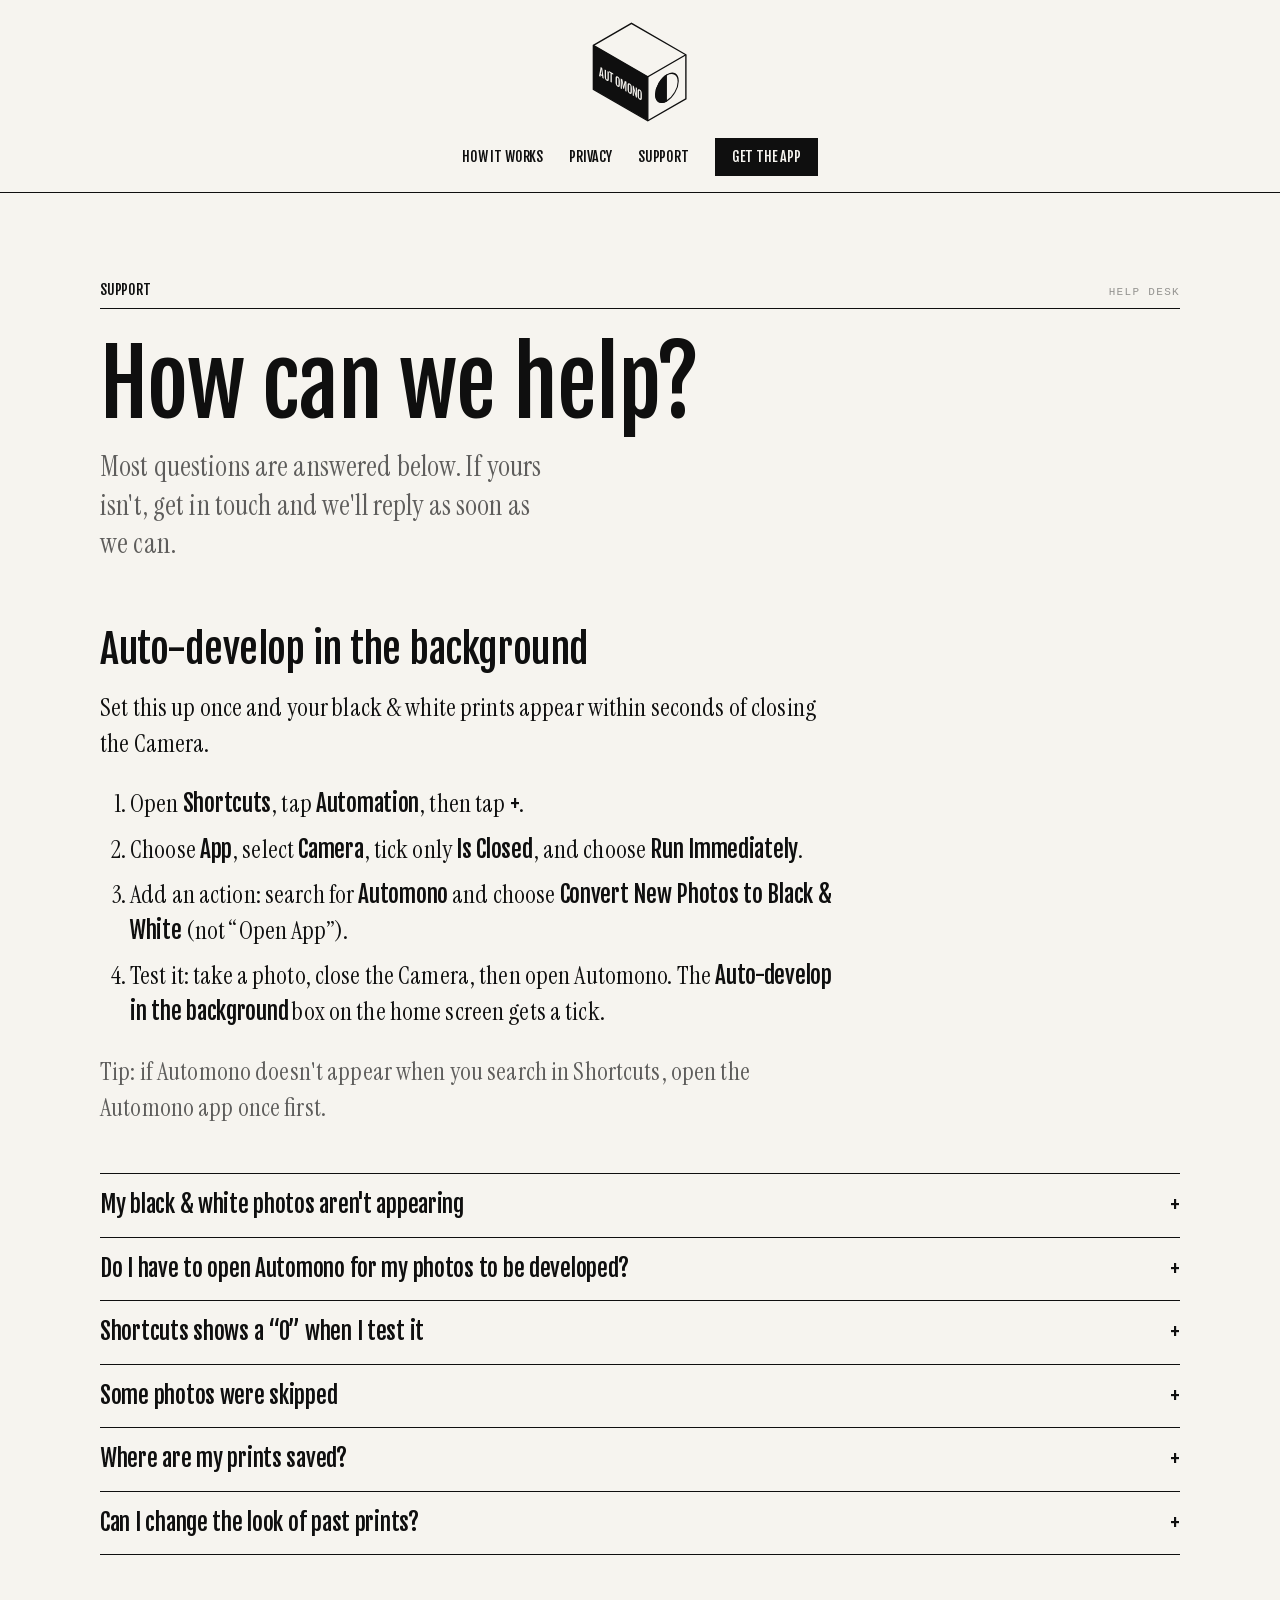
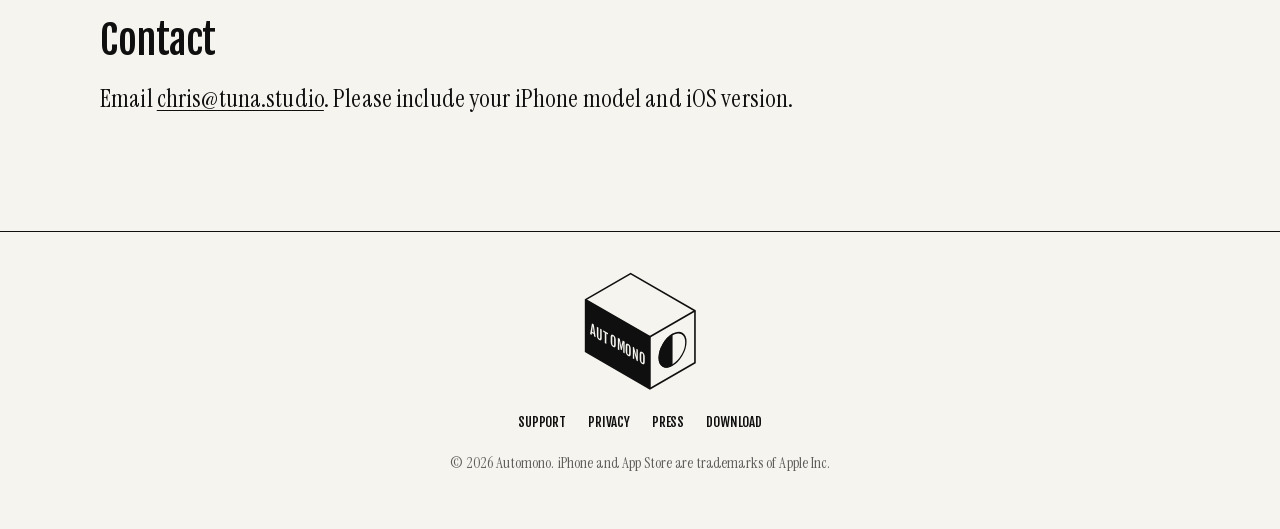
<file: support.html>
<!doctype html>
<html lang="en">
<head>
  <meta charset="utf-8">
  <meta name="viewport" content="width=device-width, initial-scale=1">
  <title>Support — Automono</title>
  <meta name="description" content="Help with setting up and using Automono.">
  <meta name="theme-color" content="#f6f4ef">
  <link rel="icon" href="images/icon.png">
  <link rel="apple-touch-icon" href="images/icon.png">
  <link rel="stylesheet" href="styles.css">
</head>
<body>

<header class="site-header">
  <div class="wrap">
    <a class="wordmark" href="./" aria-label="Automono home"><svg class="wordmark" viewBox="-1.36 -1.36 95.27 100.16" width="95.27" height="100.16" role="img" aria-label="Automono"><polygon points="0,22 38.11,0 92.54,31.43 54.44,53.43" fill="#f6f4ef"/><g transform="matrix(0.87,0.5,0,1,0,22)"><rect width="62.86" height="44" fill="#0f0f0f"/><text x="31.43" y="27.02" font-family="Fjalla One" font-size="11.94" letter-spacing="-0.14" fill="#f6f4ef" text-anchor="middle">AUTOMONO</text></g><g transform="matrix(0.87,-0.5,0,1,54.44,53.43)"><rect width="44" height="44" fill="#f6f4ef"/><circle cx="22" cy="22" r="12.96" fill="none" stroke="#0f0f0f" stroke-width="1.36"/><path d="M22 8.36a13.64 13.64 0 0 0 0 27.28z" fill="#0f0f0f"/></g><g fill="none" stroke="#0f0f0f" stroke-width="1.36" stroke-linejoin="miter" stroke-linecap="butt"><polygon points="0,22 38.11,0 92.54,31.43 92.54,75.43 54.44,97.43 0,66"/><polyline points="0,22 54.44,53.43 92.54,31.43"/><polyline points="54.44,53.43 54.44,97.43"/></g></svg></a>
    <nav class="nav" aria-label="Main">
      <a href="./#how">How it works</a>
      <a href="privacy.html">Privacy</a>
      <a href="support.html">Support</a>
      <a class="btn" href="./#download">Get the app</a>
    </nav>
  </div>
</header>

<main class="page">
  <div class="wrap">
    <div class="section-label"><span class="label">Support</span><span class="edge">HELP DESK</span></div>
    <h1 class="h1">How can we help?</h1>
    <p class="lede">Most questions are answered below. If yours isn't, get in touch and we'll reply as soon as we can.</p>

    <div class="prose">
      <h2>Auto-develop in the background</h2>
      <p>Set this up once and your black &amp; white prints appear within seconds of closing the Camera.</p>
      <ol>
        <li>Open <strong>Shortcuts</strong>, tap <strong>Automation</strong>, then tap <strong>+</strong>.</li>
        <li>Choose <strong>App</strong>, select <strong>Camera</strong>, tick only <strong>Is Closed</strong>, and choose <strong>Run Immediately</strong>.</li>
        <li>Add an action: search for <strong>Automono</strong> and choose <strong>Convert New Photos to Black &amp; White</strong> (not “Open App”).</li>
        <li>Test it: take a photo, close the Camera, then open Automono. The <strong>Auto-develop in the background</strong> box on the home screen gets a tick.</li>
      </ol>
      <p class="muted">Tip: if Automono doesn't appear when you search in Shortcuts, open the Automono app once first.</p>
    </div>

    <div class="faq" style="margin-top:48px">
      <details>
        <summary>My black &amp; white photos aren't appearing</summary>
        <p>Check that Automono has <strong>Full Access</strong> to Photos (Settings → Automono → Photos). Then open Automono and tap the developing tank: it develops every new photo. If you want this to happen on its own, tick <strong>Auto-develop in the background</strong> and add the Shortcuts automation.</p>
      </details>
      <details>
        <summary>Do I have to open Automono for my photos to be developed?</summary>
        <p>That's up to you. By default, photos are developed when you open Automono and tap the developing tank. Tick <strong>Auto-develop in the background</strong> and add the Shortcuts automation, and your prints appear seconds after you close the Camera instead; iOS also gives it background time now and then (often overnight while charging; not in Low Power Mode). You can turn auto-develop off again at any time.</p>
      </details>
      <details>
        <summary>Shortcuts shows a “0” when I test it</summary>
        <p>That's normal: it's the number of new photos developed on that run. Take a photo first, then run it again.</p>
      </details>
      <details>
        <summary>Some photos were skipped</summary>
        <p>Automono only develops photos taken with a camera after you installed it. Screenshots and images saved from other apps are deliberately left alone.</p>
      </details>
      <details>
        <summary>Where are my prints saved?</summary>
        <p>Right next to the color original in your library (same date and place), and also in an “Automono” album if that option is on.</p>
      </details>
      <details>
        <summary>Can I change the look of past prints?</summary>
        <p>A new film stock applies to photos developed from then on. Your existing prints stay as they are.</p>
      </details>
    </div>

    <div class="prose">
      <h2>Contact</h2>
      <p>Email <a href="mailto:chris@tuna.studio?subject=Automono%20support">chris@tuna.studio</a>. Please include your iPhone model and iOS version.</p>
    </div>
  </div>
</main>

<footer class="site-footer">
  <div class="wrap" style="text-align:center">
    <div class="row">
      <a class="wordmark" href="./" aria-label="Automono home"><svg class="wordmark" viewBox="-1.61 -1.61 112.59 118.37" width="112.59" height="118.37" role="img" aria-label="Automono"><polygon points="0,26 45.03,0 109.37,37.14 64.33,63.14" fill="#f6f4ef"/><g transform="matrix(0.87,0.5,0,1,0,26)"><rect width="74.29" height="52" fill="#0f0f0f"/><text x="37.14" y="31.93" font-family="Fjalla One" font-size="14.11" letter-spacing="-0.17" fill="#f6f4ef" text-anchor="middle">AUTOMONO</text></g><g transform="matrix(0.87,-0.5,0,1,64.33,63.14)"><rect width="52" height="52" fill="#f6f4ef"/><circle cx="26" cy="26" r="15.31" fill="none" stroke="#0f0f0f" stroke-width="1.61"/><path d="M26 9.88a16.12 16.12 0 0 0 0 32.24z" fill="#0f0f0f"/></g><g fill="none" stroke="#0f0f0f" stroke-width="1.61" stroke-linejoin="miter" stroke-linecap="butt"><polygon points="0,26 45.03,0 109.37,37.14 109.37,89.14 64.33,115.14 0,78"/><polyline points="0,26 64.33,63.14 109.37,37.14"/><polyline points="64.33,63.14 64.33,115.14"/></g></svg></a>
      <nav aria-label="Footer">
        <a href="support.html">Support</a>
        <a href="privacy.html">Privacy</a>
        <a href="press.html">Press</a>
        <a href="./#download">Download</a>
      </nav>
    </div>
    <small>© 2026 Automono. iPhone and App Store are trademarks of Apple Inc.</small>
  </div>
</footer>
</body>
</html>
</file>
<file: styles.css>
/* Automono — black & white film packaging, on the web.
   Headlines: Fjalla One, a condensed display sans.
   Body: Instrument Serif, a refined, slightly condensed serif. */

@font-face {
  font-family: "Fjalla One";
  src: url("fonts/FjallaOne-Regular.woff2") format("woff2");
  font-weight: 400;
  font-display: swap;
}
@font-face {
  font-family: "Instrument Serif";
  src: url("fonts/InstrumentSerif-Regular.woff2") format("woff2");
  font-weight: 400;
  font-style: normal;
  font-display: swap;
}
@font-face {
  font-family: "Instrument Serif";
  src: url("fonts/InstrumentSerif-Italic.woff2") format("woff2");
  font-weight: 400;
  font-style: italic;
  font-display: swap;
}

:root {
  color-scheme: light;
  --paper: #f6f4ef;
  --panel: #ffffff;
  --ink: #0f0f0f;
  --ink-2: rgba(15, 15, 15, 0.66);
  --ink-3: rgba(15, 15, 15, 0.42);
  --rule: #0f0f0f;
  --border: 1.5px;

  --font-head: "Fjalla One", "Arial Narrow", "Helvetica Neue", Arial, sans-serif;
  --font-body: "Instrument Serif", Georgia, "Times New Roman", serif;
  /* Every piece of Fjalla One text uses this tracking. */
  --track-head: -0.012em;
  --font-edge: ui-monospace, "SF Mono", Menlo, Consolas, monospace;

  --gutter: clamp(16px, 4vw, 40px);
  --max: 1160px;
}

*, *::before, *::after { box-sizing: border-box; }

html { -webkit-text-size-adjust: 100%; }

body {
  margin: 0;
  overflow-x: hidden;
  background: var(--paper);
  color: var(--ink);
  font-family: var(--font-body);
  font-size: clamp(21px, 1.2vw + 16px, 25px);
  line-height: 1.42;
  font-feature-settings: "kern", "liga";
  -webkit-font-smoothing: antialiased;
  text-rendering: optimizeLegibility;
  font-synthesis-weight: none;
  letter-spacing: 0.005em;
}

img { display: block; max-width: 100%; height: auto; }

a { color: inherit; text-decoration-thickness: 1px; text-underline-offset: 3px; }
a:hover { text-decoration-thickness: 2px; }

:focus-visible { outline: 3px solid var(--ink); outline-offset: 3px; }

.wrap { width: 100%; max-width: var(--max); margin: 0 auto; padding: 0 var(--gutter); }

/* ---------- Type ---------- */

.h-display, .h1, .h2, .h3, .label, .btn, .stock-name, .stock-speed, .num {
  font-family: var(--font-head);
  font-weight: 400 !important;
  letter-spacing: var(--track-head);
  line-height: 1.06;
}
.h-display { line-height: 1.04; font-weight: 900; font-size: clamp(52px, 8.4vw, 124px); margin: 0; }
.hero .h-display { font-size: clamp(52px, 6.3vw, 94px); }
@media (max-width: 900px) { .hero .h-display { font-size: clamp(52px, 12vw, 104px); } }
.h1 { line-height: 1.05; font-weight: 900; font-size: clamp(44px, 7vw, 92px); margin: 0; }
.h2 { font-weight: 900; font-size: clamp(36px, 5vw, 64px); margin: 0 0 0.35em; }
.h3 { font-weight: 800; font-size: clamp(22px, 2vw, 28px); margin: 0 0 0.35em; letter-spacing: var(--track-head); line-height: 1.1; }
.label, .btn { text-transform: uppercase; }
.label { font-weight: 800; font-size: 14px; letter-spacing: var(--track-head); line-height: 1; }

.lede { font-size: clamp(22px, 1.6vw + 14px, 28px); line-height: 1.38; color: var(--ink-2); max-width: 34ch; margin: 0.6em 0 0; }
.prose p { max-width: 62ch; margin: 0 0 1em; }
.muted { color: var(--ink-2); }

.edge {
  font-family: var(--font-edge);
  font-size: 11px;
  letter-spacing: 0.12em;
  color: var(--ink-3);
  white-space: nowrap;
  overflow: hidden;
  text-overflow: clip;
}

/* ---------- Building blocks ---------- */

.box { background: var(--panel); border: var(--border) solid var(--rule); }
.band {
  display: flex; align-items: center; justify-content: space-between; gap: 12px;
  background: var(--ink); color: var(--paper);
  padding: 10px 16px;
}
.band .edge { color: rgba(246, 244, 239, 0.7); }

.section-label {
  display: flex; justify-content: space-between; align-items: baseline; gap: 12px;
  border-bottom: var(--border) solid var(--rule);
  padding-bottom: 8px; margin-bottom: 28px;
}

.btn {
  display: inline-flex; align-items: center; justify-content: center; gap: 10px;
  font-weight: 800; font-size: 18px; letter-spacing: var(--track-head); line-height: 1;
  padding: 18px 26px; text-decoration: none;
  background: var(--ink); color: var(--paper); border: var(--border) solid var(--ink);
}
.btn:hover { background: #2a2a2a; }
.btn--ghost { background: transparent; color: var(--ink); }
.btn--ghost:hover { background: var(--ink); color: var(--paper); }
.btn small { display: block; font-size: 11px; letter-spacing: var(--track-head); opacity: 0.75; margin-bottom: 4px; }

/* ---------- Header ---------- */

.site-header { border-bottom: var(--border) solid var(--rule); background: var(--paper); }
/* The film-box wordmark sits centred, with the navigation beneath it. */
.site-header .wrap { display: flex; flex-direction: column; align-items: center; gap: 16px; padding-top: 22px; padding-bottom: 16px; }
.wordmark { display: inline-block; line-height: 0; text-decoration: none; }
.wordmark svg { display: block; height: auto; }
.nav { display: flex; align-items: center; justify-content: center; flex-wrap: wrap; gap: 12px 26px; }
.nav a { font-family: var(--font-head); font-weight: 700; text-transform: uppercase; font-size: 14px; letter-spacing: var(--track-head); text-decoration: none; }
.nav a:hover { text-decoration: underline; }
.nav .btn { padding: 11px 16px; font-size: 14px; }
@media (max-width: 760px) { .nav a:not(.btn) { display: none; } }

/* ---------- Hero ---------- */

.hero { padding: clamp(40px, 7vw, 96px) 0 clamp(40px, 6vw, 80px); }
.hero-grid { display: grid; grid-template-columns: minmax(0, 1fr) minmax(0, 1fr); gap: clamp(28px, 5vw, 72px); align-items: center; }
@media (max-width: 900px) { .hero-grid { grid-template-columns: minmax(0, 1fr); } }
.hero .cta { display: flex; flex-wrap: wrap; gap: 12px; margin-top: 36px; }
.hero .edge { margin-top: 28px; }

/* Before/after comparison */
.compare { position: relative; overflow: hidden; border: var(--border) solid var(--rule); background: var(--ink); aspect-ratio: 3 / 2; user-select: none; touch-action: pan-y; }
.compare img { position: absolute; inset: 0; width: 100%; height: 100%; object-fit: cover; }
.compare .after { clip-path: inset(0 0 0 var(--pos, 50%)); }
.compare .divider { position: absolute; top: 0; bottom: 0; left: var(--pos, 50%); width: 2px; background: var(--paper); transform: translateX(-1px); pointer-events: none; }
.compare .handle {
  position: absolute; top: 50%; left: var(--pos, 50%); transform: translate(-50%, -50%);
  width: 44px; height: 44px; background: var(--paper); border: var(--border) solid var(--ink);
  display: grid; place-items: center; pointer-events: none;
  font-family: var(--font-head); font-weight: 900; font-size: 15px;
}
.compare input { position: absolute; inset: 0; width: 100%; height: 100%; opacity: 0; cursor: ew-resize; margin: 0; }
.compare .tag { position: absolute; bottom: 12px; padding: 6px 10px; background: var(--paper); color: var(--ink); }
.compare .tag--left { left: 12px; }
.compare .tag--right { right: 12px; background: var(--ink); color: var(--paper); border: 1px solid var(--paper); }
.caption { margin-top: 10px; display: flex; justify-content: space-between; gap: 12px; }

/* ---------- Strip (black band across the page) ---------- */

.strip { background: var(--ink); color: var(--paper); padding: 18px 0; border-block: var(--border) solid var(--ink); }
.strip .wrap { display: flex; justify-content: space-between; align-items: center; gap: 24px; flex-wrap: wrap; }
.strip .h3 { margin: 0; }
.strip .edge { color: rgba(246, 244, 239, 0.7); }

/* ---------- Sections ---------- */

.section { padding: clamp(64px, 9vw, 120px) 0; }
.section + .section { padding-top: 0; }

.steps { display: grid; grid-template-columns: repeat(3, 1fr); }
.steps > div { padding: 28px; border-right: var(--border) solid var(--rule); }
.steps > div:last-child { border-right: 0; }
.steps .num { font-weight: 900; font-size: 64px; display: block; margin-bottom: 18px; }
.steps p { margin: 0; color: var(--ink-2); }
@media (max-width: 800px) {
  .steps { grid-template-columns: 1fr; }
  .steps > div { border-right: 0; border-bottom: var(--border) solid var(--rule); }
  .steps > div:last-child { border-bottom: 0; }
}

/* Film stock boxes */
.stocks { display: grid; grid-template-columns: repeat(4, 1fr); gap: 20px; }
@media (max-width: 960px) { .stocks { grid-template-columns: repeat(2, 1fr); } }
@media (max-width: 520px) {
  .stocks { gap: 12px; }
  .stock-name, .stock-speed { font-size: 22px; }
  .stock header { padding: 9px 10px 6px; }
  .stock .body { padding: 10px; }
  .stock .body p { font-size: 16px; }
}
.stock { background: var(--panel); border: var(--border) solid var(--rule); display: flex; flex-direction: column; }
.stock header { display: flex; justify-content: space-between; align-items: baseline; background: var(--ink); color: var(--paper); padding: 12px 14px 8px; }
.stock-name, .stock-speed { font-weight: 900; font-size: 34px; letter-spacing: var(--track-head); }
.stock img { aspect-ratio: 4 / 5; object-fit: cover; width: 100%; }
.stock .body { padding: 14px; }
.stock .body p { margin: 0 0 8px; font-size: 18px; line-height: 1.35; }

/* Feature grid */
.features { display: grid; grid-template-columns: repeat(2, 1fr); border: var(--border) solid var(--rule); background: var(--panel); }
.features > div { padding: clamp(24px, 3vw, 40px); border-bottom: var(--border) solid var(--rule); }
.features > div:nth-child(odd) { border-right: var(--border) solid var(--rule); }
.features > div:nth-last-child(-n + 2) { border-bottom: 0; }
.features p { margin: 0; color: var(--ink-2); }
@media (max-width: 760px) {
  .features { grid-template-columns: 1fr; }
  .features > div:nth-child(odd) { border-right: 0; }
  .features > div:nth-last-child(2) { border-bottom: var(--border) solid var(--rule); }
}

/* Split layout */
.split { display: grid; grid-template-columns: minmax(0, 1fr) minmax(0, 1fr); gap: clamp(28px, 5vw, 72px); align-items: center; }
@media (max-width: 860px) { .split { grid-template-columns: minmax(0, 1fr); } }

/* Shortcuts automation drawing */
/* Line drawing of the Shortcuts automation, in the house style: ink on paper, square corners. */
.automation { background: var(--paper); border: var(--border) solid var(--rule); font-family: -apple-system, BlinkMacSystemFont, "Helvetica Neue", Arial, sans-serif; font-size: 18px; max-width: 460px; color: var(--ink); }
.automation .row { padding: 16px 18px; display: flex; align-items: center; gap: 8px; flex-wrap: wrap; }
.automation .row + .row { border-top: 1px solid rgba(15, 15, 15, 0.35); }
.automation .token { border: 1px solid var(--ink); padding: 2px 9px; }
.automation .icon { width: 28px; height: 28px; background: var(--ink); display: grid; place-items: center; flex: none; }
.automation .icon svg { width: 18px; height: 18px; }
.automation strong { font-family: inherit; font-size: inherit; font-weight: 600; letter-spacing: 0; }

/* Privacy statement */
.privacy-band { background: var(--ink); color: var(--paper); padding: clamp(64px, 9vw, 120px) 0; text-align: center; }
.privacy-band .h-display { font-size: clamp(48px, 9vw, 120px); color: var(--paper); margin-left: auto; margin-right: auto; max-width: none; }
.privacy-band p { color: rgba(246, 244, 239, 0.75); max-width: 40ch; margin: 24px auto 0; }

/* FAQ */
.faq details { border-bottom: var(--border) solid var(--rule); padding: 18px 0; }
.faq details:first-of-type { border-top: var(--border) solid var(--rule); }
.faq summary { cursor: pointer; list-style: none; display: flex; justify-content: space-between; gap: 16px; font-family: var(--font-head); font-weight: 800; font-size: clamp(20px, 1.8vw, 24px); letter-spacing: var(--track-head); line-height: 1.15; }
.faq summary::-webkit-details-marker { display: none; }
.faq summary::after { content: "+"; font-weight: 900; }
.faq details[open] summary::after { content: "–"; }
.faq details p { margin: 12px 0 0; max-width: 64ch; color: var(--ink-2); }

/* Contact sheet */
.contact { background: var(--ink); padding: 12px; display: grid; grid-template-columns: repeat(3, 1fr); gap: 10px 8px; }
.contact figure { margin: 0; }
.contact img { aspect-ratio: 1; object-fit: cover; width: 100%; }
.contact figcaption { font-family: var(--font-edge); font-size: 10px; letter-spacing: 0.1em; color: rgba(246, 244, 239, 0.7); margin-top: 4px; }

/* ---------- Simple pages (privacy, support) ---------- */

.page { padding: clamp(48px, 7vw, 96px) 0; }
.page .prose h2 { font-family: var(--font-head); font-weight: 900; font-size: clamp(28px, 3.2vw, 40px); line-height: 1.05; letter-spacing: var(--track-head); margin: 1.6em 0 0.5em; }
.page .prose ul, .page .prose ol { padding-left: 1.2em; max-width: 62ch; }
.page .prose li { margin-bottom: 0.4em; }
.page .updated { margin-top: 18px; }

/* ---------- Footer ---------- */

.site-footer { border-top: var(--border) solid var(--rule); padding: 40px 0 56px; }
.site-footer .wrap { display: grid; gap: 22px; }
.site-footer .row { display: flex; flex-direction: column; align-items: center; gap: 22px; text-align: center; }
.site-footer nav { display: flex; justify-content: center; gap: 22px; flex-wrap: wrap; }
.site-footer nav a { font-family: var(--font-head); font-weight: 700; text-transform: uppercase; font-size: 13px; letter-spacing: var(--track-head); text-decoration: none; }
.site-footer small { font-size: 15px; color: var(--ink-2); }

@media (prefers-reduced-motion: no-preference) {
  .btn, .nav a { transition: background-color 120ms ease, color 120ms ease; }
}

/* Instrument Serif has no bold: emphasis inside body copy is set in the headline face instead. */
strong, b { font-family: var(--font-head); font-weight: 400; letter-spacing: var(--track-head); font-size: 0.92em; }

/* ---------- Press ---------- */

.press-pair { display: grid; grid-template-columns: 1fr 1fr; gap: 12px; margin: 40px 0; }
.press-pair img { width: 100%; height: auto; display: block; border: var(--border) solid var(--rule); }
.press-pair figcaption { grid-column: 1 / -1; }
@media (max-width: 600px) { .press-pair { grid-template-columns: 1fr; } }
.facts { border-collapse: collapse; width: 100%; max-width: 640px; }
.facts th, .facts td { text-align: left; padding: 10px 0; border-bottom: 1px solid var(--rule); vertical-align: top; }
.facts th { font-family: var(--font-head); font-weight: 400; letter-spacing: var(--track-head); width: 34%; padding-right: 16px; }
</file>
